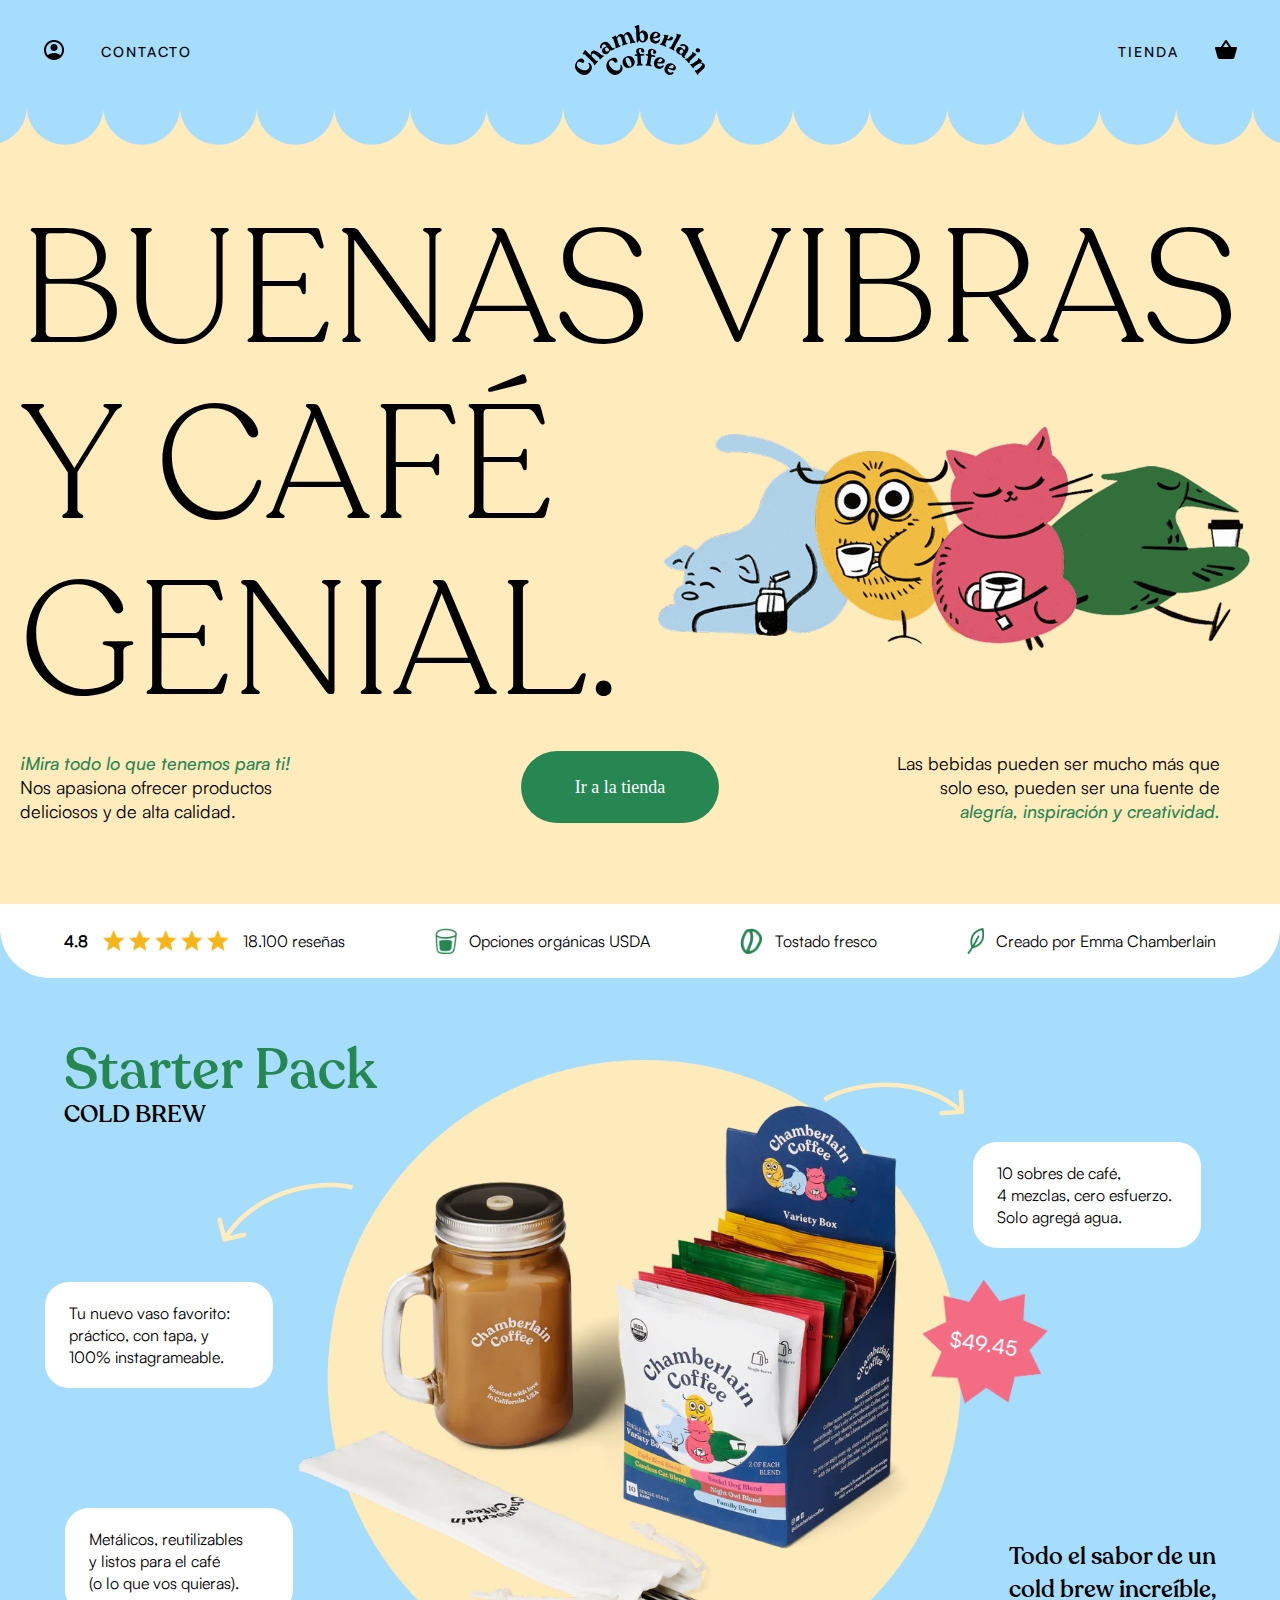
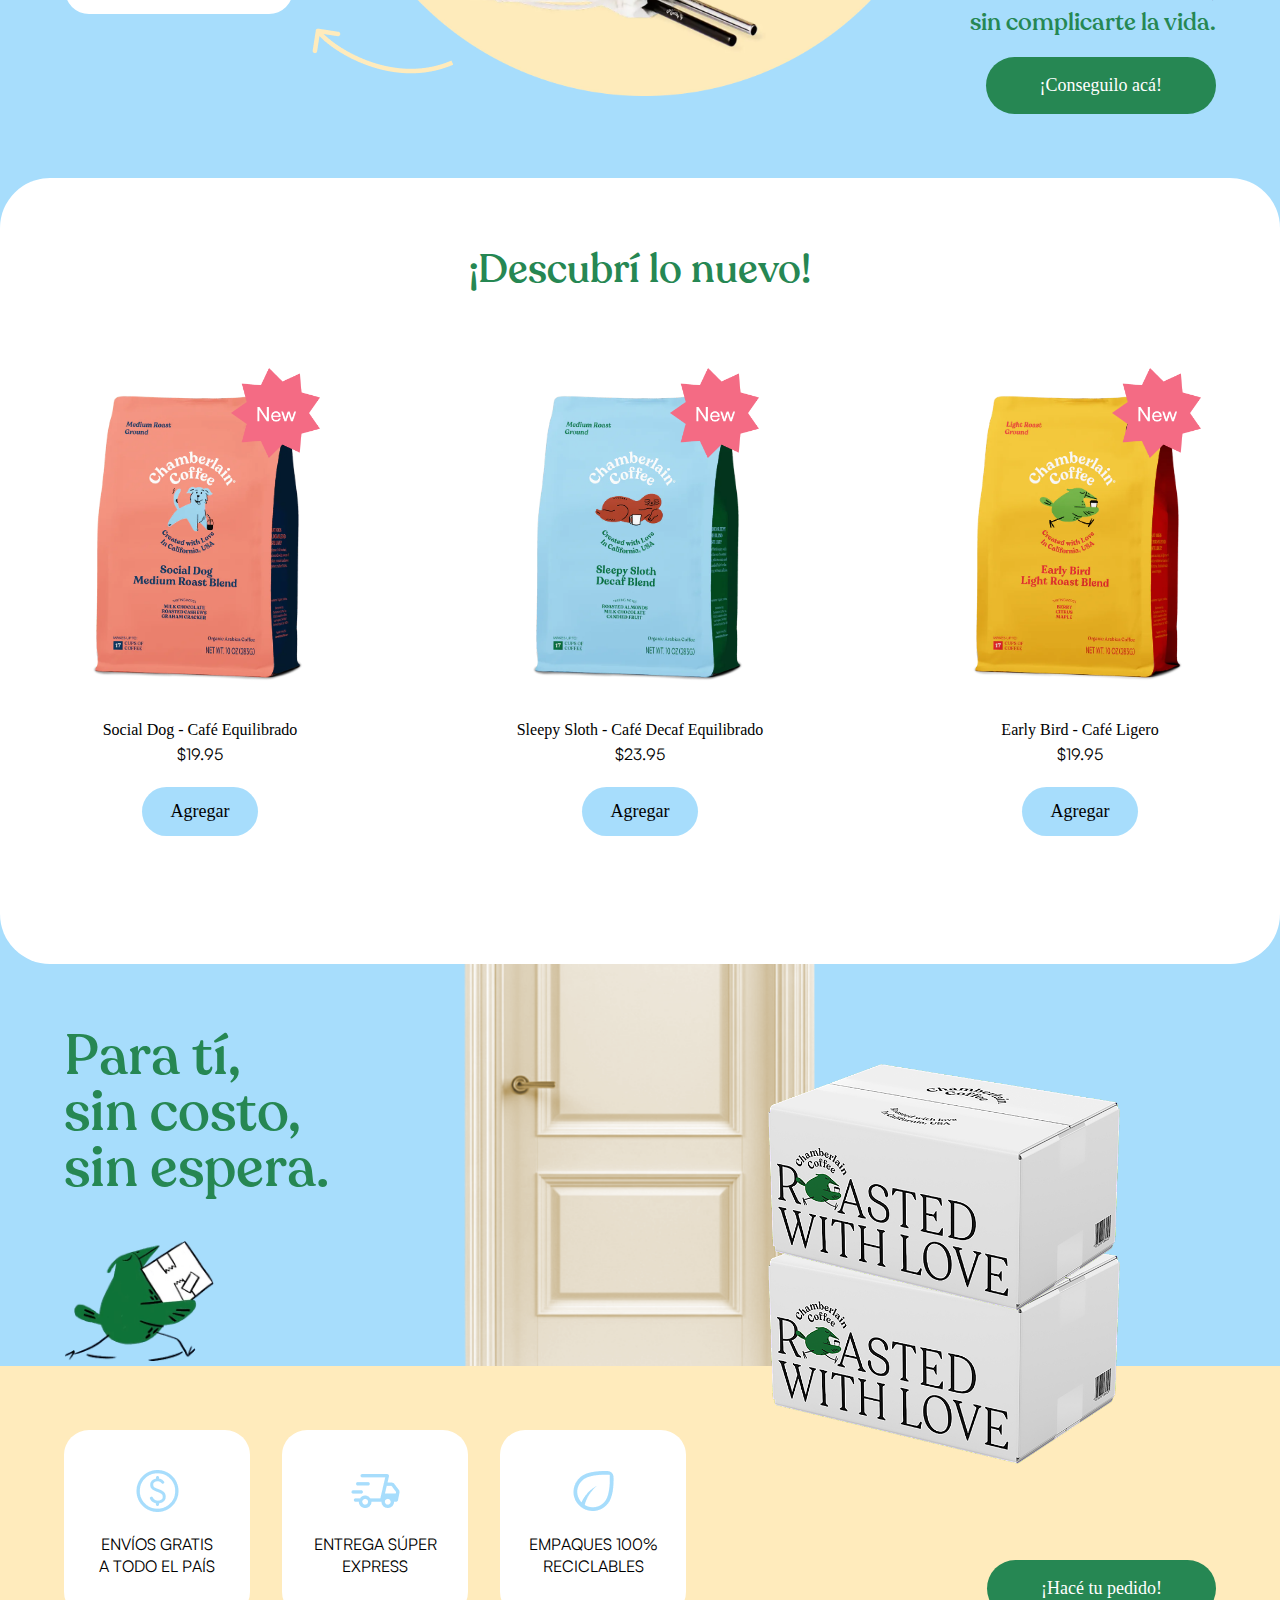
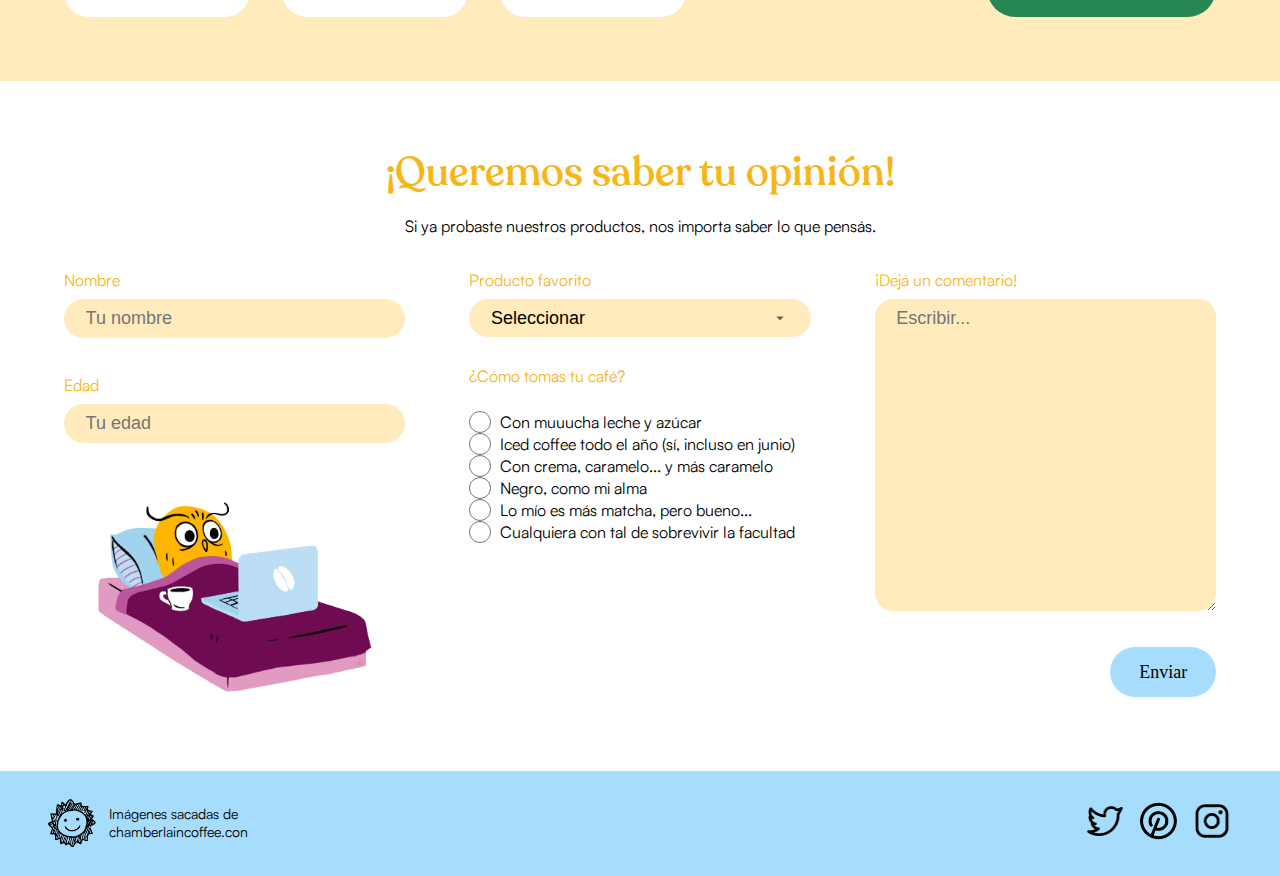
<file: index.html>
<!DOCTYPE html>
<html lang="es">

<head>
    <meta charset="UTF-8">
    <meta name="viewport" content="width=device-width, initial-scale=1.0">
    <title>Chamberlain Coffee | Inicio</title>
    <link rel="stylesheet" href="estilos.css">
    <link rel="shortcut icon" href="img/buho.ico" type="image/x-icon">
</head>

<body>
    <header>
        <div class="header">
            <nav>
                <ul>
                    <li><a href="#"><img class="icono" src="img/iconografia/usuario.png" alt="usuario"></a></li>
                    <li><a href="#"></a>CONTACTO</li>
                </ul>
            </nav>
            <a href="index.html"><img class="logo" src="img/iconografia/logo.svg" alt="logo chamberlain coffee"></a>
            <nav>
                <ul>
                    <li><a href="catalogo.html">TIENDA</a></li>
                    <li><a href="#"><img class="icono" src="img/iconografia/carrito.png" alt="carrito"></a></li>
                </ul>
            </nav>
        </div>
    </header>
    <div class="bg-amarillo" id="contenedor-scallop">
        <img class="scalloped-edge" src="img/scalloped-edge.png" alt="borde escamado header">
    </div>

    <main>
        <section class="hero">
            <div class="contenedor">
                <h1>BUENAS VIBRAS<br>Y CAFÉ<br>GENIAL.</h1>
                <img src="img/iconografia/personajes.png" alt="">
                <div id="hero-txt">
                    <p class="p-grande"><span>¡Mira todo lo que tenemos para ti!<br></span>Nos apasiona ofrecer
                        productos<br>deliciosos y de alta calidad.</p>
                    <a href="catalogo.html"><button class="btn-primary">Ir a la tienda</button></a>
                    <p class="p-grande">Las bebidas pueden ser mucho más que<br>solo eso, pueden ser una fuente
                        de<br><span>alegría, inspiración y creatividad.</span></p>
                </div>
            </div>
        </section>
        <div class="bg-celeste">
            <div class="banner-datos">
                <div class="contenedor">
                    <span><strong>4.8</strong><img src="img/iconografia/estrellas.png" alt="iconos 5 estrellas">18.100
                        reseñas</span>
                    <span><img src="img/iconografia/vasito.png" alt="icono vaso">Opciones orgánicas USDA</span>
                    <span><img src="img/iconografia/granodecafe.png" alt="icono grano de café">Tostado fresco</span>
                    <span><img src="img/iconografia/hojita.png" alt="icono hoja">Creado por Emma Chamberlain</span>
                </div>
            </div>
        </div>

        <section class="starter-pack">
            <div class="contenedor">
                <div class="txt-izq">
                    <h2>Starter Pack</h2>
                    <h4>COLD BREW</h4>
                </div>
                <div class="starter-imagenes">
                    <p class="burbuja">Tu nuevo vaso favorito:<br>práctico, con tapa, y<br>100% instagrameable.</p>
                    <img class="flecha" src="img/flechita1.png" alt="flecha">

                    <p class="burbuja">Metálicos, reutilizables<br>y listos para el café<br>(o lo que vos quieras).</p>
                    <img class="flecha" src="img/flechita2.png" alt="flecha">

                    <p class="burbuja">10 sobres de café,<br>4 mezclas, cero esfuerzo.<br>Solo agregá agua.</p>
                    <img class="flecha" src="img/flechita3.png" alt="flecha">

                    <img class="precio" src="img/price-tag.png" alt="precio starter pack">
                </div>
                <div class="txt-der">
                    <h4>Todo el sabor de un<br>cold brew increíble,<br><span class="txt-verde">sin complicarte la
                            vida.</span></h4>
                    <a href="ampliacion.html?id=10"><button class="btn-primary">¡Conseguilo acá!</button></a>
                </div>
            </div>
        </section>

        <section class="bg-celeste">
            <div class="nuevo">
                <div class="contenedor">
                    <h3 class="txt-verde">¡Descubrí lo nuevo!</h3>

                    <div class="new-tag">
                        <img src="img/iconografia/tag-new.png" alt="tag producto nuevo">
                        <img src="img/iconografia/tag-new.png" alt="tag producto nuevo">
                        <img src="img/iconografia/tag-new.png" alt="tag producto nuevo">
                    </div>

                    <div class="nuevo-cards">
                    </div>
                </div>
            </div>
        </section>
        <section class="envios">
            <div class="bg-celeste">
                <div class="contenedor">
                    <h2 class="txt-verde">Para tí,<br>
                        sin costo,<br>
                        sin espera.<br>
                    </h2>
                    <img class="repartidor" src="img/iconografia/pajaro-repartidor.png"
                        alt="ilustracion de pajaro repartidor">
                    <div class="fondo-puerta"></div>
                </div>
                <img class="paquete" src="img/package2.png" alt="cajas de envio">
                <div class="beneficios-content bg-amarillo">
                    <div class="contenedor">
                        <div class="beneficios">
                            <div class="beneficio">
                                <img src="img/iconografia/price.png" alt="icono precio">
                                <p>ENVÍOS GRATIS<br>A TODO EL PAÍS</p>
                            </div>
                            <div class="beneficio">
                                <img src="img/iconografia/delivery.png" alt="icono precio">
                                <p>ENTREGA SÚPER<br>EXPRESS</p>
                            </div>
                            <div class="beneficio">
                                <img src="img/iconografia/eco.png" alt="icono precio">
                                <p>EMPAQUES 100%<br>RECICLABLES</p>
                            </div>
                        </div>
                        <a href="catalogo.html"><button class="btn-primary">¡Hacé tu pedido!</button></a>
                    </div>
                </div>
            </div>
        </section>
        <section class="formulario bg-blanco">
            <div class="contenedor">
                <h3 class="txt-amarillo">¡Queremos saber tu opinión!</h3>
                <p>Si ya probaste nuestros productos, nos importa saber lo que pensás.</p>

                <form>
                    <div class="form-grid">
                        <div class="col col-izq">
                            <label class="txt-amarillo" for="nombre">Nombre</label>
                            <input type="text" id="nombre" name="nombre" placeholder="Tu nombre">
                            <small id="error-nombre"></small>

                            <label class="txt-amarillo" for="edad">Edad</label>
                            <input type="number" id="edad" name="edad" placeholder="Tu edad">
                            <small id="error-edad"></small>

                            <img src="img/iconografia/owl-laptop.webp" alt="ilusrtacion buho con laptop">
                        </div>
                        <div class="col col-centro">
                            <label class="txt-amarillo" for="producto">Producto favorito</label>
                            <div class="select-wrapper">
                                <select name="producto" id="producto">
                                    <option disabled selected>Seleccionar</option>
                                </select>
                                <small id="error-producto"></small>
                            </div>
                            <fieldset>
                                <legend class="txt-amarillo">¿Cómo tomas tu café?</legend>
                                <label><input type="radio" name="cafe" value="1">Con muuucha leche y azúcar</label>
                                <label><input type="radio" name="cafe" value="2">Iced coffee todo el año (sí, incluso en
                                    junio)</label>
                                <label><input type="radio" name="cafe" value="3">Con crema, caramelo... y más
                                    caramelo</label>
                                <label><input type="radio" name="cafe" value="4">Negro, como mi alma</label>
                                <label><input type="radio" name="cafe" value="5">Lo mío es más matcha, pero
                                    bueno...</label>
                                <label><input type="radio" name="cafe" value="6">Cualquiera con tal de sobrevivir la
                                    facultad</label>
                                <small id="error-cafe"></small>
                            </fieldset>
                        </div>
                        <div class="col col-der">
                            <label class="txt-amarillo" for="comentario">¡Dejá un comentario!</label>
                            <textarea name="comentario" id="comentario" placeholder="Escribir..."></textarea>
                            <small id="error-comentario"></small>
                            <button class="btn-secondary" type="submit">Enviar</button>
                        </div>
                    </div>

                </form>
            </div>
        </section>
    </main>

    <footer>
        <div>
            <img src="img/iconografia/sol.png" alt="dibujo sol con carita">
            <p class="p-chico">Imágenes sacadas de<br>chamberlaincoffee.con</p>
        </div>
        <div>
            <a href="https://www.tiktok.com/@chamberlaincoffee?lang=es"><img src="img/iconografia/icono-twitter.png"
                    alt="icono twitter"></a>
            <a href="https://www.pinterest.com/chamberlaincoffeepins/"><img src="img/iconografia/icono-pinterest.png"
                    alt="icono pinterest"></a>
            <a href="https://www.instagram.com/chamberlaincoffee/"><img src="img/iconografia/icono-instagram.png"
                    alt="icono instagram"></a>
        </div>
    </footer>

    <div class="contenedor-modal">
        <div class="modal">
            <button class="btn-cerrar"><img src="img/iconografia/cerrar.png" alt=""></button>
            <img class="modal-img" src="img/iconografia/lamb.png" alt="ilustracion cordero">
            <div class="modal-txt">
                <h2>¡Conseguí hasta un<br>20% de descuento!</h2>
                <p>¡Suscribite a nuestra lista de emails<br>y recibí tu código exclusivo! </p>
            </div>
            <div>
                <input type="email" id="input-email" placeholder="ejemplo@email.com">
                <p id="email-error"></p>
            </div>
            <button id="btn-generar-codigo" class="btn-primary" type="submit">¡QUIERO MI CÓDIGO!</button>
        </div>
        <div class="modal-codigo">
            <button class="btn-cerrar-codigo"><img src="img/iconografia/cerrar.png" alt=""></button>
            <img class="modal-img" src="img/party-popper.png" alt="party popper">
            <div class="modal-txt">
                <h2 id="txt-descuento"></h2>
                <p>Usá este codigo al realizar tu compra y recibí tu descuentro <br><small>*Válido dentro de las siguientes 24 horas</small></p>
            </div> 
            <div class="codigo">
                <p id="codigo">XXXXX</p>
                <button><img src="img/copy-code.png" id="btn-copiar-codigo" alt="copiar codigo"><p><small id="small-copiar" >copiar<br>código</small></p></button>
            </div>
        </div>
    </div>

    <script src="js/datos.js"></script>
    <script src="js/index.js"></script>
</body>

</html>
</file>
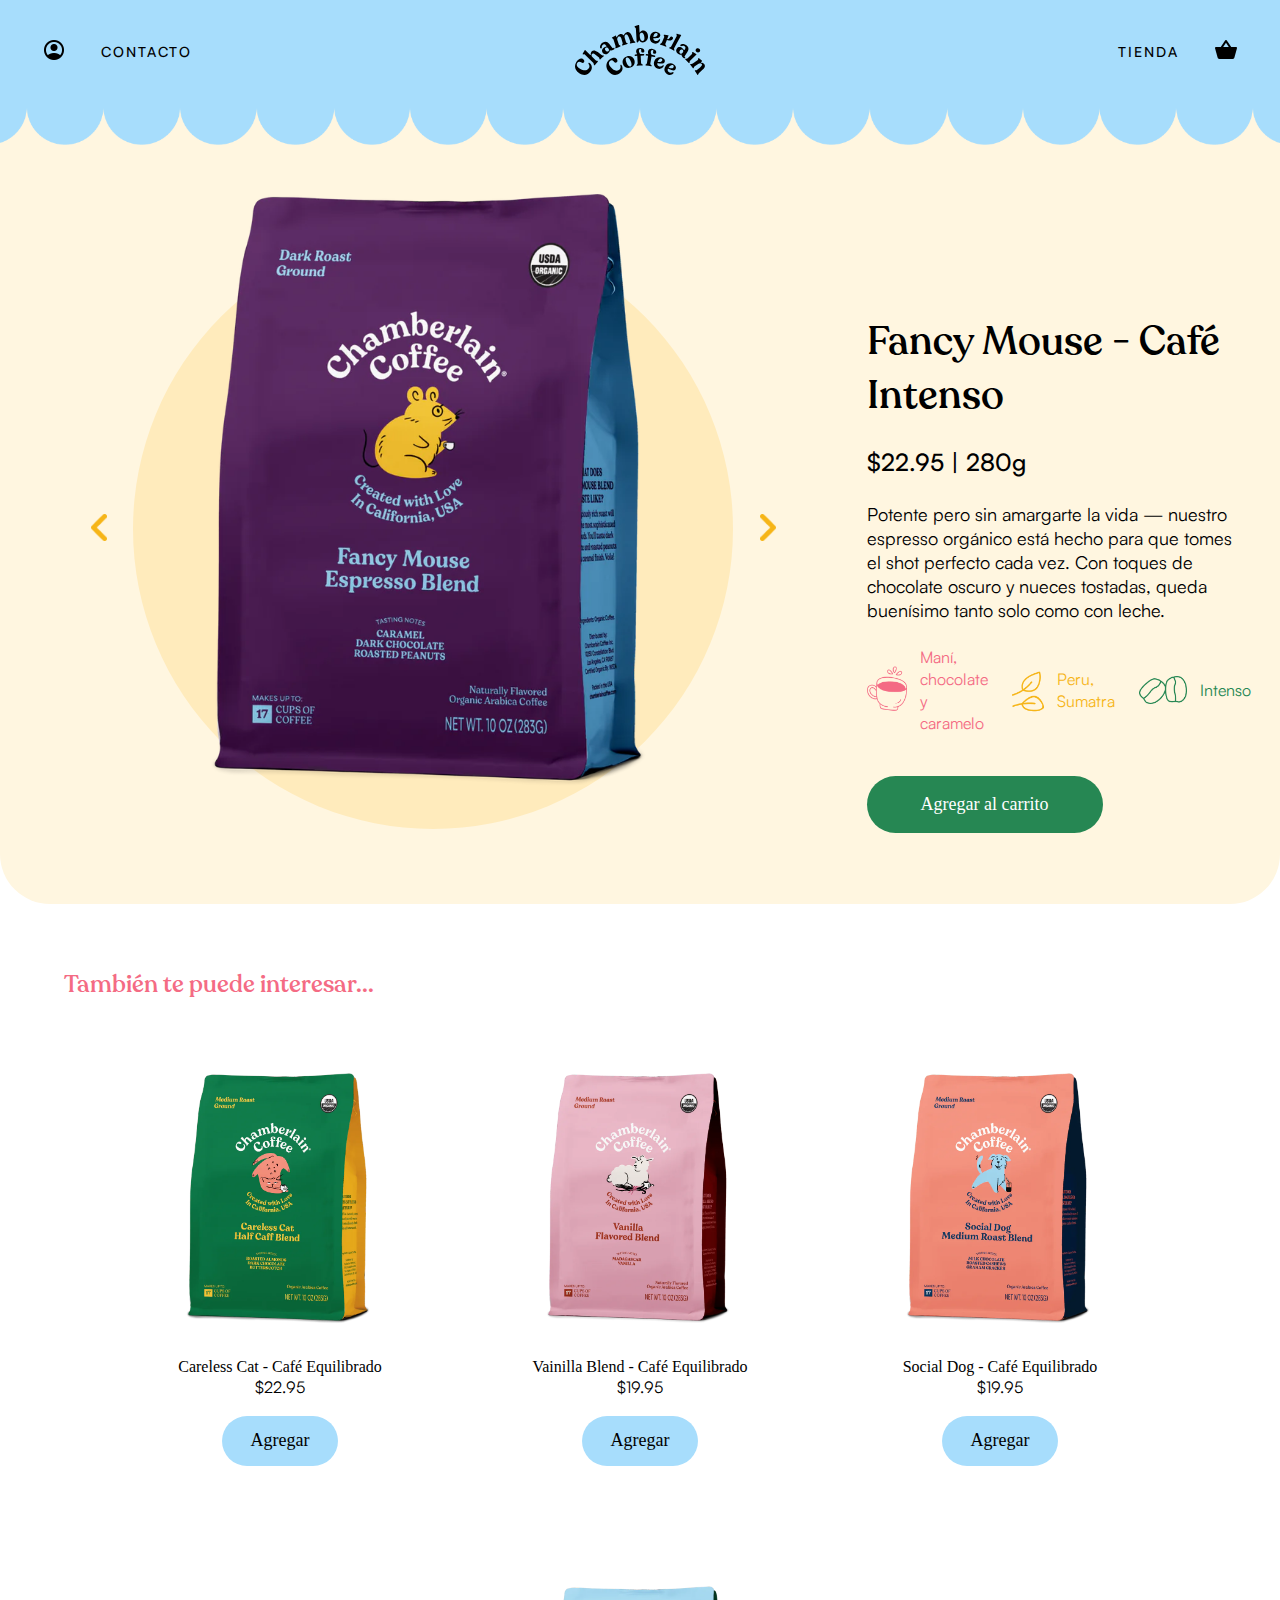
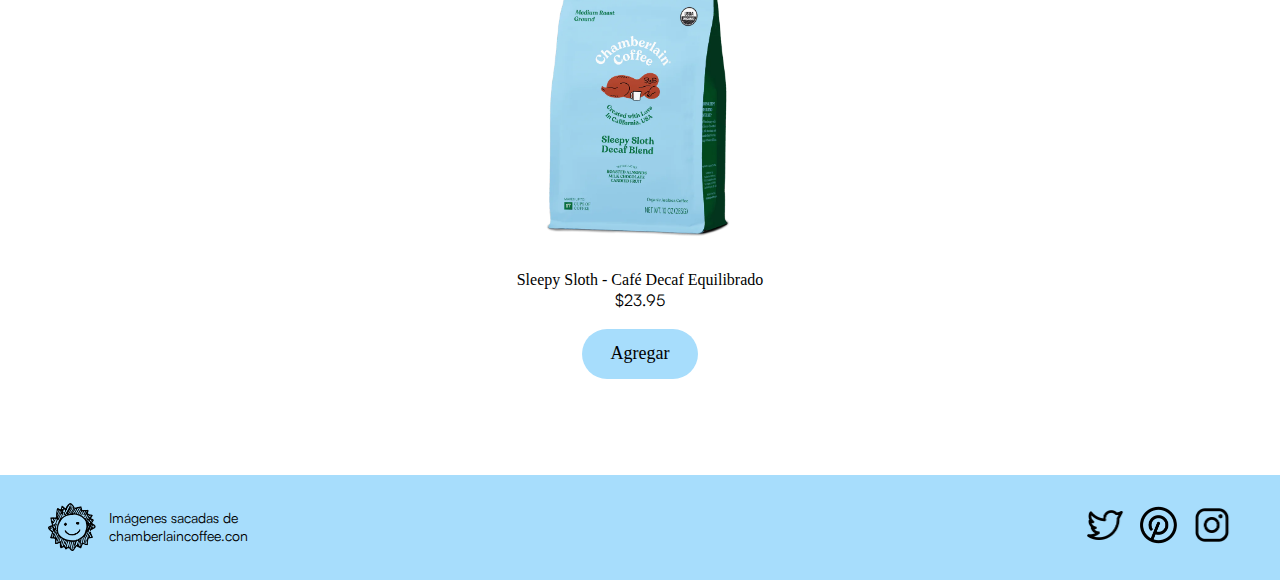
<file: ampliacion.html>
<!DOCTYPE html>
<html lang="es">

<head>
    <meta charset="UTF-8">
    <meta name="viewport" content="width=device-width, initial-scale=1.0">
    <title></title>
    <link rel="stylesheet" href="estilos.css">
    <link rel="shortcut icon" href="img/buho.ico" type="image/x-icon">
</head>

<body class="bg-blanco">
    <header>
        <div class="header">
            <nav>
                <ul>
                    <li><a href="#"><img class="icono" src="img/iconografia/usuario.png" alt="usuario"></a></li>
                    <li><a href="#"></a>CONTACTO</li>
                </ul>
            </nav>
            <a href="index.html"><img class="logo" src="img/iconografia/logo.svg" alt="logo chamberlain coffee"></a>
            <nav>
                <ul>
                    <li><a href="catalogo.html">TIENDA</a></li>
                    <li><a href="#"><img class="icono" src="img/iconografia/carrito.png" alt="carrito"></a></li>
                </ul>
            </nav>
        </div>
    </header>
    <div class="bg-amarillito" id="contenedor-scallop">
        <img class="scalloped-edge" src="img/scalloped-edge.png" alt="borde escamado header">
    </div>

    <main>
        <section class="prod-ampliado bg-amarillito">
            <div class="contenedor">
                <div class="slider">
                    <button id="anterior" class="btn-flecha"><img src="img/iconografia/flechita-izq.png" alt="boton flecha"></button>
                    <div class="fondo-circulo">
                        <img id="slider" src="" alt="imagen producto" class="icono-circular">
                    </div>
                    <button id="siguiente" class="btn-flecha"><img src="img/iconografia/flechita-der.png" alt="boton flecha"></button>
                </div>
                <div class="prod-info">
                    <h3 id="nombre">Fancy Mouse - Café Intenso</h3>
                    <div>
                        <p class="precio-peso" id="precio-cantidad">$22.95 | 280g</p>
                    </div>
                    <p  id="descripcion" class="p-grande">Potente pero sin amargarte la vida — nuestro espresso orgánico está hecho para
                        que tomes el shot perfecto cada vez. Con toques de chocolate oscuro y nueces tostadas, queda
                        buenísimo tanto solo como con leche.</p>
                    <div class="extra-info">
                        <span>
                            <img src="img/iconografia/sabor.png" alt="ilustracion de taza de cafe">
                            <span class="txt-rosa" id="sabor">Maní, chocolate y caramelo</span>
                        </span>
                        <span>
                            <img src="img/iconografia/origen.png" alt="ilustracion de taza de cafe">
                            <span class="txt-amarillo" id="origen">Peru, Sumatra</span>
                        </span>
                        <span>
                            <img src="img/iconografia/intensidad.png" alt="ilustracion de taza de cafe">
                            <span class="txt-verde" id="intensidad">Intenso</span>
                        </span>
                    </div>
                    <button class="btn-primary">Agregar al carrito</button>
                </div>
            </div>
        </section>
        <section class="interesar contenedor">
            <h4 class="txt-rosa">También te puede interesar...</h4>
            <div class="prod-similares catalogo"></div>
        </section>
    </main>

    <footer>
        <div>
            <img src="img/iconografia/sol.png" alt="dibujo sol con carita">
            <p class="p-chico">Imágenes sacadas de<br>chamberlaincoffee.con</p>
        </div>
        <div>
            <a href="https://www.tiktok.com/@chamberlaincoffee?lang=es"><img src="img/iconografia/icono-twitter.png"
                    alt="icono twitter"></a>
            <a href="https://www.pinterest.com/chamberlaincoffeepins/"><img src="img/iconografia/icono-pinterest.png"
                    alt="icono pinterest"></a>
            <a href="https://www.instagram.com/chamberlaincoffee/"><img src="img/iconografia/icono-instagram.png"
                    alt="icono instagram"></a>
        </div>
    </footer>

    <script src="js/datos.js"></script>
    <script src="js/ampliacion.js"></script>
</body>

</html>
</file>
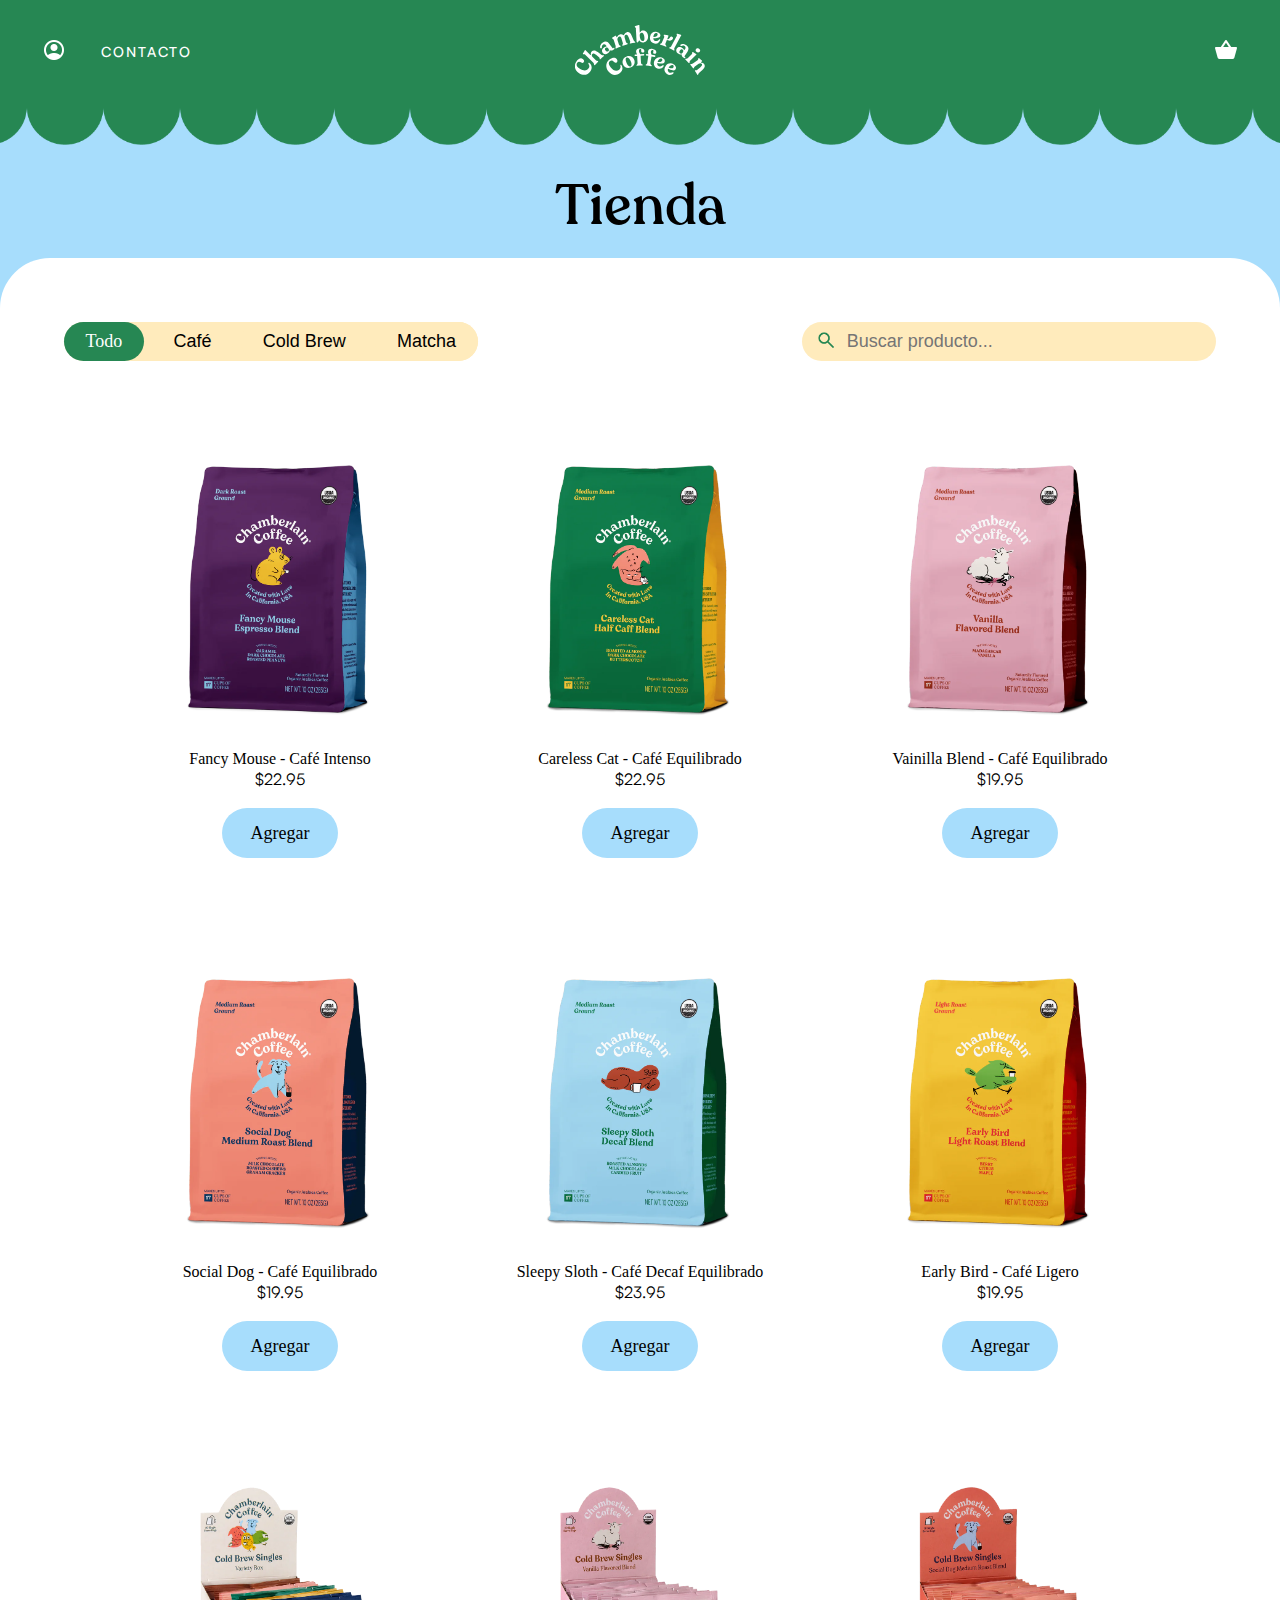
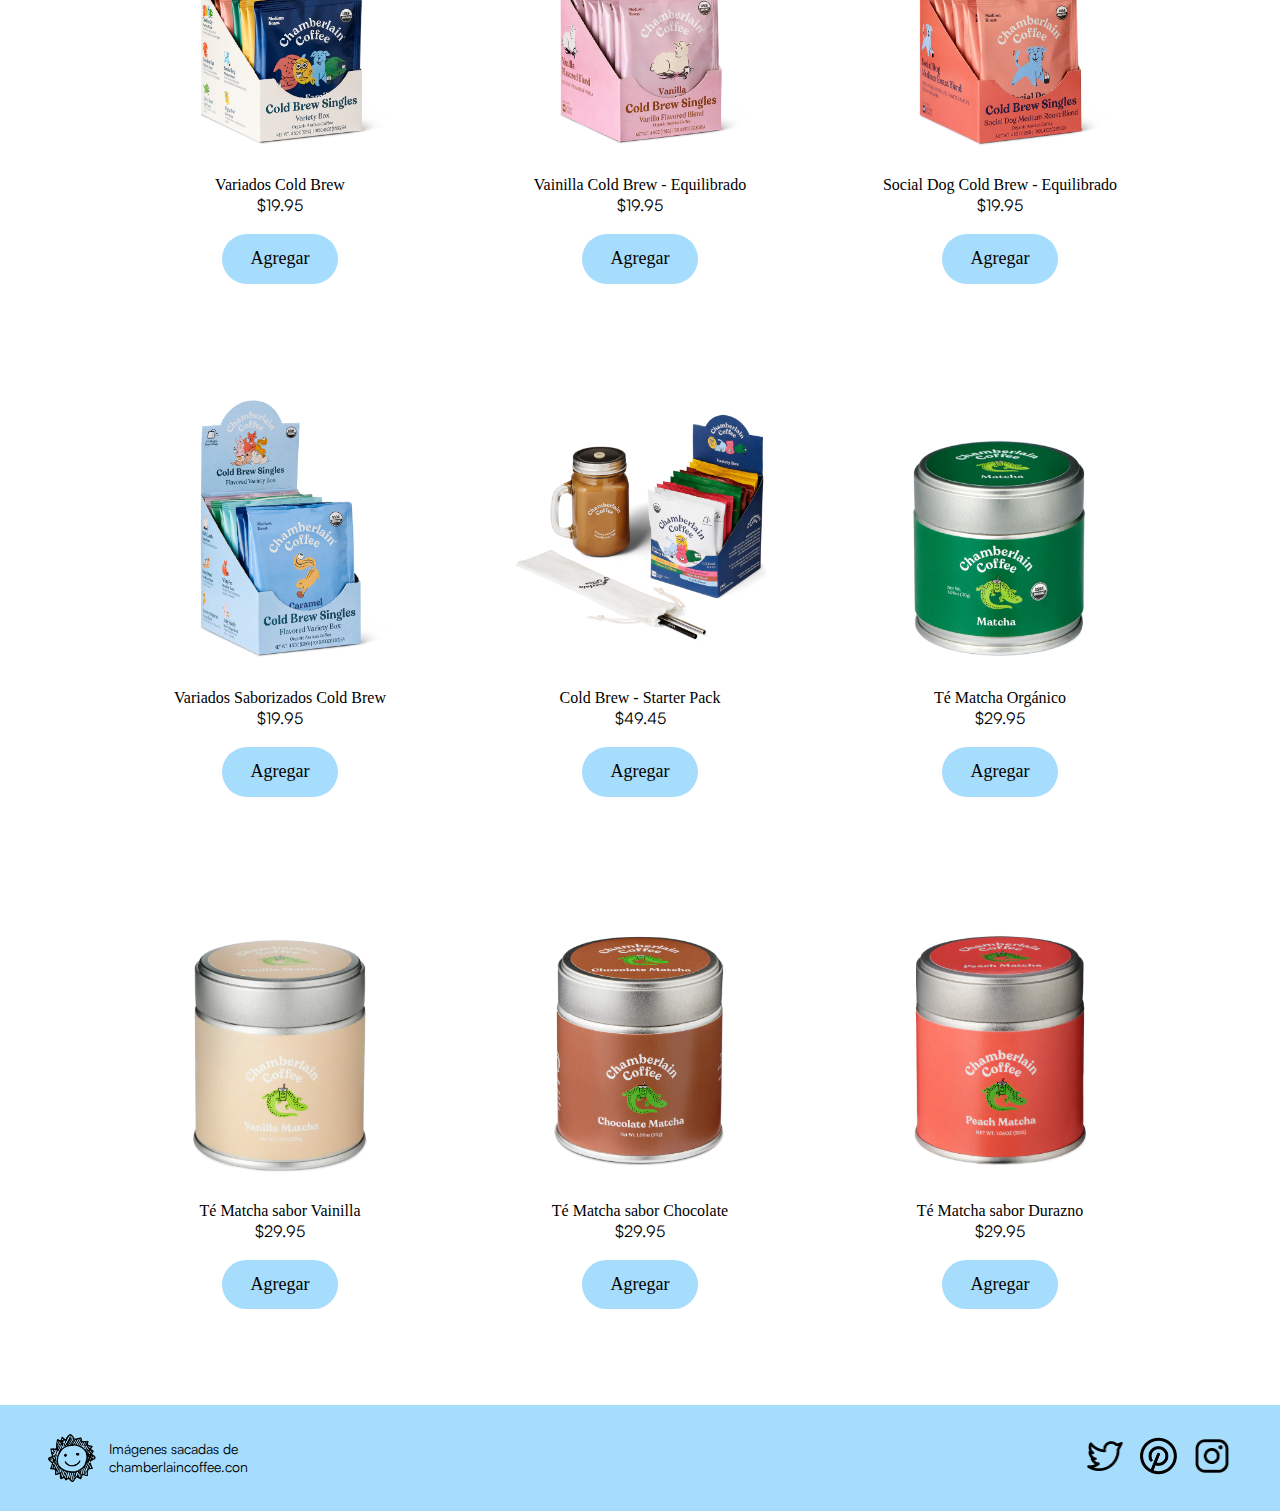
<file: catalogo.html>
<!DOCTYPE html>
<html lang="es">

<head>
    <meta charset="UTF-8">
    <meta name="viewport" content="width=device-width, initial-scale=1.0">
    <title>Tienda | Chamberlain Coffee</title>
    <link rel="stylesheet" href="estilos.css">
    <link rel="shortcut icon" href="img/buho.ico" type="image/x-icon">
</head>

<body class="bg-celeste">
    <header>
        <div class="header-verde">
            <nav>
                <ul>
                    <li><a href="#"><img class="icono" src="img/iconografia/usuario-blanco.png" alt="usuario"></a></li>
                    <li class="txt-blanco"><a href="#"></a>CONTACTO</li>
                </ul>
            </nav>
            <a href="index.html"><img class="logo" src="img/iconografia/logo-blanco.svg"
                    alt="logo chamberlain coffee"></a>
            <nav>
                <ul>
                    <li></li>
                    <li><a href="#"><img class="icono" src="img/iconografia/carrito-blanco.png" alt="carrito"></a></li>
                </ul>
            </nav>
        </div>
    </header>
    <div class="bg-celeste" id="contenedor-scallop">
        <img class="scalloped-edge" src="img/scalloped-edge-verde.png" alt="borde escamado header">
    </div>

    <main>
        <div class="tienda-titulo">
            <h2>Tienda</h2>
        </div>
        <section class="tienda">
            <div class="contenedor">
                <div class="opciones-busqueda">
                    <div class="bg-filtros">
                        <div class="filtros">
                            <button class="filtro filtro-activo" data-categoria="todo">Todo</button>
                            <button class="filtro" data-categoria="café">Café</button>
                            <button class="filtro" data-categoria="cold brew">Cold Brew</button>
                            <button class="filtro" data-categoria="matcha">Matcha</button>
                        </div>
                    </div>
                    <div class="bg-search">
                        <span class="icono-lupa">
                            <img src="img/iconografia/search.png" alt="icono lupa">
                        </span>
                        <input type="text" name="buscador" id="searchBar" placeholder="Buscar producto...">
                    </div>
                </div>
                <p class="mensaje-vacio">No se encontraron productos.</p>
                <div class="catalogo"></div>

            </div>
        </section>
    </main>

    <footer>
        <div>
            <img src="img/iconografia/sol.png" alt="dibujo sol con carita">
            <p class="p-chico">Imágenes sacadas de<br>chamberlaincoffee.con</p>
        </div>
        <div>
            <a href="https://www.tiktok.com/@chamberlaincoffee?lang=es"><img src="img/iconografia/icono-twitter.png"
                    alt="icono twitter"></a>
            <a href="https://www.pinterest.com/chamberlaincoffeepins/"><img src="img/iconografia/icono-pinterest.png"
                    alt="icono pinterest"></a>
            <a href="https://www.instagram.com/chamberlaincoffee/"><img src="img/iconografia/icono-instagram.png"
                    alt="icono instagram"></a>
        </div>
    </footer>

    <script src="js/datos.js"></script>
    <script src="js/catalogo.js"></script>
</body>

</html>
</file>
<file: estilos.css>
@font-face {
    font-family: 'Recoleta-Light';
    src: url('fonts/Recoleta-Light.otf') format('opentype');
    font-weight: 300;
    font-style: normal;
}

@font-face {
    font-family: 'Recoleta-Medium';
    src: url('fonts/Recoleta-Medium.otf') format('opentype');
    font-weight: 500;
    font-style: normal;
}

@font-face {
    font-family: 'Satoshi-Regular';
    src: url('fonts/Satoshi-Regular.otf') format('opentype');
    font-weight: 400;
    font-style: normal;
}

@font-face {
    font-family: 'Satoshi-Medium';
    src: url('fonts/Satoshi-Medium.otf') format('opentype');
    font-weight: 500;
    font-style: normal;
}

@font-face {
    font-family: 'Satoshi-MediumItalic';
    src: url('fonts/Satoshi-MediumItalic.otf') format('opentype');
    font-weight: 500;
    font-style: italic;
}

* {
    margin: 0;
    padding: 0;
    box-sizing: border-box;
    text-decoration: none;
    list-style: none;
}

.contenedor {
    margin: auto;
    width: 90%;
    max-width: 1400px;
    position: relative;
}

.btn-primary {
    font-family: 'Recoleta', serif;
    font-size: 18px;
    border-style: none;
    color: white;
    background-color: #268753;
    padding: 1em 3em;
    border-radius: 50px;
    transition: background-color 0.3s;
}

.btn-primary:hover {

    cursor: pointer;
    background-color: #F6B518;
}

.btn-secondary {
    font-family: 'Recoleta', serif;
    font-size: 18px;
    border-style: none;
    color: black;
    background-color: #A7DDFC;
    padding: 0.8em 1.6em;
    border-radius: 50px;
    transition: background-color 0.3s;
}

.btn-secondary:hover {
    color: white;
    background-color: #268753;
    cursor: pointer;
}

body {
    font-family: 'Satoshi-Regular', sans-serif;
    background-color: #FFEBBC;
}

h1 {
    font-family: 'Recoleta-Light', serif;
    font-weight: 100;
    font-size: 10em;
    line-height: 1.1;
}

h2 {
    font-family: 'Recoleta-Medium', serif;
    font-weight: 300;
    font-size: 3.5em;
    line-height: 1;
}

h3 {
    font-family: 'Recoleta-Medium', serif;
    font-weight: 300;
    font-size: 2.5em;
}

h4 {
    font-family: 'Recoleta-Medium', serif;
    font-weight: 300;
    font-size: 1.5em;
}

p {
    font-size: 16px;
}

.p-grande {
    font-size: 18px;
}

.p-chico {
    font-size: 14px;
}

.serif {
    font-family: 'Recoleta', serif;
}

.txt-verde {
    color: #268753;
}

.txt-amarillo {
    color: #F6B518;
}

.txt-rosa {
    color: #F46B84;
}

.txt-blanco {
    color: white;
}

.bg-celeste {
    background-color: #A7DDFC;
}

.bg-amarillo {
    background-color: #FFEBBC;
}

.bg-amarillito {
    background-color: #FFF6E0;
}

.bg-blanco {
    background-color: white;
}

/* HEADER */

header {
    display: flex;
    flex-direction: column;
    position: relative;
    overflow: visible;
    position: sticky;
    top: 0;
    z-index: 100;
}

.header {
    background-color: #A7DDFC;
    display: flex;
    align-items: center;
    justify-content: space-between;
    padding: 1.8em 3em;
    font-family: 'Satoshi-Medium', sans-serif;
    font-size: 14px;
    letter-spacing: 2px;
}

header ul {
    display: flex;
    flex-direction: row;
    gap: 2.5em;
    align-items: center;
}

header li:hover {
    color: #268753;
    cursor: pointer;
}

header a {
    color: black;
}

header a:hover {
    cursor: pointer;
    color: #268753;
}

header nav {
    width: 200px;
}

header nav:first-of-type ul {
    justify-content: flex-start;
}

header nav:last-of-type ul {
    justify-content: flex-end;
}

.logo {
    height: 50px;
}

.icono {
    height: 24px;
}

#contenedor-scallop {
    height: 50px;
    overflow: hidden;
    position: relative;
}

.scalloped-edge {
    position: absolute;
    height: 76px;
    top: -70%;
    left: 50%;
    transform: translateX(-50%);
    z-index: 2;
}

/* HERO SECTION */

.hero {
    background-color: #FFEBBC;
    display: flex;
    flex-direction: column;
    justify-content: center;
    align-items: center;
    position: relative;
    height: calc(100vh - 150.39px);
    padding-bottom: 2em;
}

.hero a {
    display: contents;
}

.hero .contenedor {
    width: 1240px;
}

.hero img {
    height: 14em;
    position: absolute;
    right: 10px;
    bottom: 172px;
}

#hero-txt {
    display: flex;
    flex-direction: row;
    justify-content: space-between;
    padding-top: 20px;
    width: 1200px;
}

#hero-txt p {
    width: 400px;
}

#hero-txt p:nth-of-type(2) {
    text-align: right;
}

.hero span {
    font-family: 'Satoshi-MediumItalic', sans-serif;
    color: #268753;

}

/* BANNER */

.banner-datos {
    background-color: white;
    border-bottom-left-radius: 50px;
    border-bottom-right-radius: 50px;
}

.banner-datos .contenedor {
    display: flex;
    justify-content: space-between;
    padding: 1.5em 0;

}

.banner-datos span {
    display: flex;
    align-items: center;
    align-content: center;
    gap: 0.75em;
}

.banner-datos img {
    height: 26px;
}

/* SECTION 1 - Starter Pack */

.starter-pack {
    background-color: #A7DDFC;
    background-image: url('img/Starter-Pack.webp');
    background-size: 700px;
    background-repeat: no-repeat;
    background-position: center;
    height: calc(100vh - 100.39px);
    display: flex;
    align-items: center;
}

.starter-pack .contenedor {
    padding: 4em 0;
    display: flex;
    justify-content: space-between;
    height: calc(100vh - 100.39px);
}

.txt-izq {
    text-align: left;
    flex-direction: column;
    align-self: flex-start;
}

.txt-der {
    text-align: right;
    flex-direction: column;
    align-self: flex-end;
}

.txt-der button {
    margin-top: 1em;
}

.starter-pack h2 {
    color: #268753;
}

.starter-imagenes {
    position: relative;
}

.precio {
    position: absolute;
    height: 142px;
    bottom: 300px;
    left: 240px;
}

.burbuja {
    position: absolute;
    background-color: white;
    width: 228px;
    padding: 1.25em 1.5em;
    border-radius: 24px;
}

.burbuja:nth-of-type(1) {
    right: 400px;
    top: 240px;
}

.burbuja:nth-of-type(2) {
    right: 380px;
    bottom: 100px;
}

.burbuja:nth-of-type(3) {
    left: 300px;
    top: 100px;
}

.flecha {
    position: absolute;
}

.flecha:nth-of-type(1) {
    right: 320px;
    top: 140px;
}

.flecha:nth-of-type(2) {
    right: 220px;
    bottom: 40px;
}

.flecha:nth-of-type(3) {
    left: 150px;
    top: 40px;
}

/* SECTION 2 - Productos Nuevos */

.nuevo .contenedor {
    padding: 4em 0;
    height: fit-content;
    display: flex;
    flex-direction: column;
    gap: 0.5em;
    align-items: center;
}

.nuevo {
    background-color: white;
    border-radius: 50px;
    z-index: 10;
}

.card-producto {
    display: flex;
    flex-direction: column;
    align-items: center;
    text-align: center;
    gap: 0.25em;
    padding: 4em 1em;
    width: 400px;
    border-radius: 50px;
    align-content: center;
}

.card-producto:hover {
    background-color: #FFF6E0;
}

.card-producto img {
    height: 320px;
    margin-bottom: 1em;
}

.card-producto button {
    margin-top: 1em;
}

.nuevo-cards {
    display: flex;
    flex-direction: row;
    gap: 2.5em;
}

.new-tag {
    position: relative;
}

.new-tag img {
    position: absolute;
    height: 90px;
}

.new-tag img:nth-of-type(1) {
    right: 320px;
    top: 64px;
}

.new-tag img:nth-of-type(2) {
    left: 30px;
    top: 64px;
}

.new-tag img:nth-of-type(3) {
    left: 472px;
    top: 64px;
}

/* SECTION 3 - Beneficios envío */

.envios {
    display: flex;
    flex-direction: column;
    position: relative;
    z-index: 1;
}

.envios .contenedor {
    padding: 4em 0 0 0;
}

.envios h2 {
    margin-bottom: 0.8em;
}

.envios a {
    display: contents;
}

.repartidor {
    height: 120px;
}

.fondo-puerta {
    background-image: url(img/puerta.png);
    background-size: 400px;
    background-repeat: no-repeat;
    position: absolute;
    top: 0;
    left: 50%;
    transform: translateX(-50%);
    height: 402px;
    width: 400px;
    z-index: 0;
}

.paquete {
    height: 400px;
    position: absolute;
    top: 100px;
    right: 160px;
}

.beneficios-content {
    padding: 4em 0;
}

.beneficios-content .contenedor {
    padding: 0;
    z-index: 2;
    display: flex;
    flex-direction: row;
    justify-content: space-between;
}

.beneficios-content button {
    align-self: flex-end;
    height: fit-content;
}

.beneficios {
    display: flex;
    flex-direction: row;
    gap: 2em;
}

.beneficio {
    background-color: white;
    border-radius: 25px;
    padding: 2.5em 1.5em;
    text-align: center;
    width: 186px;
}

.beneficio img {
    margin-bottom: 1em;
}

/* SECTION 4 - Formulario */


.formulario {
    padding: 4em 0;
    height: calc(100vh - 210.48px);
}

.formulario h3, .formulario p {
    text-align: center;
}

.formulario p {
    margin-top: 1em;
    margin-bottom: 2em;
}

.formulario img {
    transform: scaleX(-1) scale(0.8);
}

.formulario button {
    align-self: flex-end;
}

.form-grid {
    display: flex;
    gap: 4em;
    flex-wrap: wrap;
}

.col {
    flex: 1;
    min-width: 250px;
    display: flex;
    flex-direction: column;
    gap: 0.5em;
}

.formulario input {
    padding: 0.5em 1.2em;
    border: none;
    border-radius: 2em;
    background-color: #FFEBBC;
    font-family: 'Satoshi', sans-serif;
    font-size: 18px;
    outline: none;
}

.formulario textarea {
    padding: 0.5em 1.2em;
    border: none;
    border-radius: 1em;
    background-color: #FFEBBC;
    font-family: 'Satoshi', sans-serif;
    font-size: 18px;
    outline: none;
    height: 312px;

}

.select-wrapper {
    position: relative;
    width: 100%;
}

.select-wrapper select {
    padding: 0.5em 1.2em 0.5em 1.2em;
    border: none;
    border-radius: 2em;
    background-color: #FFEBBC;
    font-family: 'Satoshi', sans-serif;
    font-size: 18px;
    outline: none;
    width: 100%;
    appearance: none;
    -webkit-appearance: none;
    -moz-appearance: none;
    background-image: url("data:image/svg+xml;utf8,<svg fill='%236C584C' height='16' viewBox='0 0 24 24' width='16' xmlns='http://www.w3.org/2000/svg'><path d='M7 10l5 5 5-5z'/></svg>");
    background-repeat: no-repeat;
    background-position: right 1.2em center;
    background-size: 1em;
}

.select-wrapper small {
    display: block;
    margin-top: 0.6em;
    margin-bottom: 1.5em
}

select::-ms-expand {
    display: none;
}

fieldset {
    border: none;
}

fieldset legend {
    margin-bottom: 1.5em;
    border: none;
}

fieldset label {
    display: flex;
}

input[type="radio"] {
    width: 1.2em;
    height: 1.2em;
    margin-right: 0.5em;
    cursor: pointer;
    align-items: center;
}

input.error, textarea.error, select.error {
    border: 2px solid #F46B84;
}

input.valid, textarea.valid, select.valid {
    border: 2px solid #268753;
}

.formulario small {
    margin-bottom: 1.5em;
}

small.error {
    color: #F46B84;
    font-size: 0.8em;
}

small.valid {
    color: #268753;
    font-size: 0.8em;
}


/* FOOTER */

footer {
    padding: 1.8em 3em;
    display: flex;
    flex-direction: row;
    justify-content: space-between;
    background-color: #A7DDFC;
}

footer div:nth-of-type(1) {
    display: flex;
    flex-direction: row;
    gap: 0.8em;
    align-items: center;
}

footer div:nth-of-type(2) {
    display: flex;
    flex-direction: row;
    gap: 0.8em;
    align-items: center;
}

footer div:nth-of-type(1) img {
    height: 3em;
}

footer div:nth-of-type(2) img {
    height: 2.5em;
}

/* MODAL */

.contenedor-modal {
    position: relative;
    position: fixed;
    top: 0;
    left: 0;
    width: 100%;
    height: 100%;
    background-color: rgba(0, 0, 0, 0.5);
    display: flex;
    justify-content: center;
    align-items: center;
    z-index: 1000;
    transition: all 0.2s ease;
    opacity: 0;
    visibility: hidden;
}

.contenedor-modal.active {
    opacity: 1;
    visibility: visible;
}

.modal {
    width: 40%;
    height: 70%;
    background-color: #268753;
    display: flex;
    flex-direction: column;
    justify-content: center;
    align-items: center;
    align-content: center;
    position: relative;
    padding: 4em;
    text-align: center;
    gap: 1.5em;
    border-radius: 50px;
}

.modal-codigo {
    position: absolute;
    width: 40%;
    height: 70%;
    background-color: #268753;
    display: flex;
    flex-direction: column;
    justify-content: center;
    align-items: center;
    align-content: center;
    position: relative;
    padding: 4em;
    text-align: center;
    gap: 1.5em;
    border-radius: 50px;
    display: none;
}

.modal-codigo small {
    color: #FFEBBC;
}

.codigo {
    display: flex;
    flex-direction: row;
    align-items: center;
    gap: 1.5em;
}

.codigo img {
    height: 3em;
}

.codigo button {
    background-color: transparent;
    border-style: none;
}

.codigo button:hover {
    cursor: pointer;
}

.codigo button p {
    color: #F6B518;
    line-height: 0.9;
}

#codigo {
    font-size: 40px;
    color: #F6B518;
    background-color: #FFF6E0;
    padding: 0.5em 1em;
    border-radius: 8px;
    letter-spacing: 4px;
}



.modal h2, .modal-codigo h2 {
    color: #FFEBBC;
    margin-bottom: 0.2em;
    line-height: 1.2;
}

.modal p, .modal-codigo p{
    color: white;
}

.modal-img {
    height: 10em;
}

.modal .btn-primary {
    background-color: #F6B518;
}

.modal input {
    width: 322.81px;
    padding: 0.5em 1.2em;
    border: none;
    border-radius: 2em;
    background-color: white;
    font-family: 'Satoshi', sans-serif;
    font-size: 18px;
    outline: none;
}

.btn-cerrar, .btn-cerrar-codigo {
    background-color: transparent;
    border: none;
    padding: 0.5em;
    position: absolute;
    top: 3em;
    right: 3em;
}

.btn-cerrar:hover, .btn-cerrar-codigo:hover{
    cursor: pointer;
}

.btn-cerrar img, .btn-cerrar-codigo img {
    height: 2em;
}

.modal .btn-primary:hover {
    background-color: #F46B84;
}

/*! ---- CATÁLOGO ---- */

/* HEADER */

.header-verde {
    background-color: #268753;
    display: flex;
    align-items: center;
    justify-content: space-between;
    padding: 1.8em 3em;
    font-family: 'Satoshi-Medium', sans-serif;
    font-size: 14px;
    letter-spacing: 2px;
}

.header-verde li:hover {
    color: #F6B518;
}

/* SECTION 1 - Tienda */

.tienda {
    background-color: white;
    border-top-left-radius: 50px;
    border-top-right-radius: 50px;
}

.tienda-titulo {
    text-align: center;
    padding: 1.5em 0;
}

.tienda .contenedor {
    padding: 4em 0;
    height: fit-content;
    display: flex;
    flex-direction: column;
    gap: 3.5em;
}

.catalogo {
    display: flex;
    flex-direction: row;
    flex-wrap: wrap;
    justify-content: center;
    gap: 2.5em;
    min-height: 300px;
}

.catalogo .card-producto {
    gap: 0;
    padding: 2em 2em;
    width: 320px;
}

.catalogo .card-producto img {
    height: 280px;
}

.opciones-busqueda {
    display: flex;
    flex-direction: row;
    justify-content: space-between;
    align-content: center;
}

.btn-small {
    padding: 0.5em 1em;
    border: none;
    color: black;
    background-color: #FFEBBC;
    border-radius: 2em;
    cursor: pointer;
    transition: background-color 0.3s;
    height: fit-content;
}

.bg-filtros {
    background-color: #FFEBBC;
    border-radius: 2em;
}

.filtros {
    position: relative;
    display: flex;
    gap: 0.5em;
    justify-content: center;
}

.filtro {
    font-family: 'Satoshi', sans-serif;
    font-size: 18px;
    padding: 0.5em 1.2em;
    border: none;
    color: black;
    background-color: #FFEBBC;
    border-radius: 2em;
    transition: background-color 0.3s;
}

.filtro:not(.filtro-activo):hover {
    color: #268753;
    cursor: pointer;
}

.filtro-activo {
    font-family: 'Recoleta', serif;
    background-color: #268753;
    color: white;
}

.mensaje-vacio {
    text-align: center;
    color: #888;
    font-style: italic;
    display: none;
}

.bg-search {
    position: relative;
    width: 414.23px;
}

.bg-search input {
    width: 100%;
    padding: 0.5em 1.2em 0.5em 2.5em;
    border: none;
    border-radius: 2em;
    background-color: #FFEBBC;
    font-family: 'Satoshi', sans-serif;
    font-size: 18px;
    outline: none;
}

.icono-lupa {
    position: absolute;
    top: 50%;
    left: 1em;
    transform: translateY(-50%);
    pointer-events: none;
}

.icono-lupa img {
    height: 1em;
    width: 1em;
    object-fit: contain;
}


/*! ---- AMPLIACIÓN ---- */

/* SECTION 1 - Producto ampliado */

.prod-ampliado {
    border-bottom-left-radius: 50px;
    border-bottom-right-radius: 50px;
}

.prod-ampliado .contenedor {
    display: flex;
    flex-direction: row;
    padding: 8em 0;
    gap: 4em;
    height: calc(100vh - 150.39px);
}

.slider {
    display: flex;
    justify-content: center;
    align-items: center;
    position: relative;
}

.fondo-circulo {
    width: 600px;
    height: 600px;
    background-color: #FFEBBC;
    border-radius: 50%;
    display: flex;
    justify-content: center;
    align-items: flex-end;
    position: relative;
    z-index: 1;
}

.icono-circular {
    width: 600px;
    height: auto;
    position: absolute;
    bottom: 10px;
    z-index: 2;
}

.prod-info {
    display: flex;
    flex-direction: column;
    justify-content: flex-start;
    gap: 1.5em;
    padding-top: 2em;
}

.prod.info p {
    text-align: left;
}

.prod-info .btn-primary {
    width: fit-content;
    margin-top: 1em;
}

.precio-peso {
    font-size: 24px;
    font-family: 'Satoshi-Medium', sans-serif;
}

.extra-info {
    display: flex;
    flex-direction: row;
    align-items: center;
    align-content: center;
    gap: 1.5em;
}

.extra-info span {
    display: flex;
    flex-direction: row;
    align-items: center;
    gap: 0.8em;
}

.extra-info img {
    height: 3em;
}

.btn-flecha img {
    height: 2em;
}

.btn-flecha {
    background-color: transparent;
    border-style: none;
    padding: 1em 2em;
}

.btn-flecha:hover {
    cursor: pointer;
}

/* SECTION 2 - Productos similares */

.interesar {
    padding: 4em 0;
}

.interesar .txt-rosa {
    padding-bottom: 1em;
}
</file>
